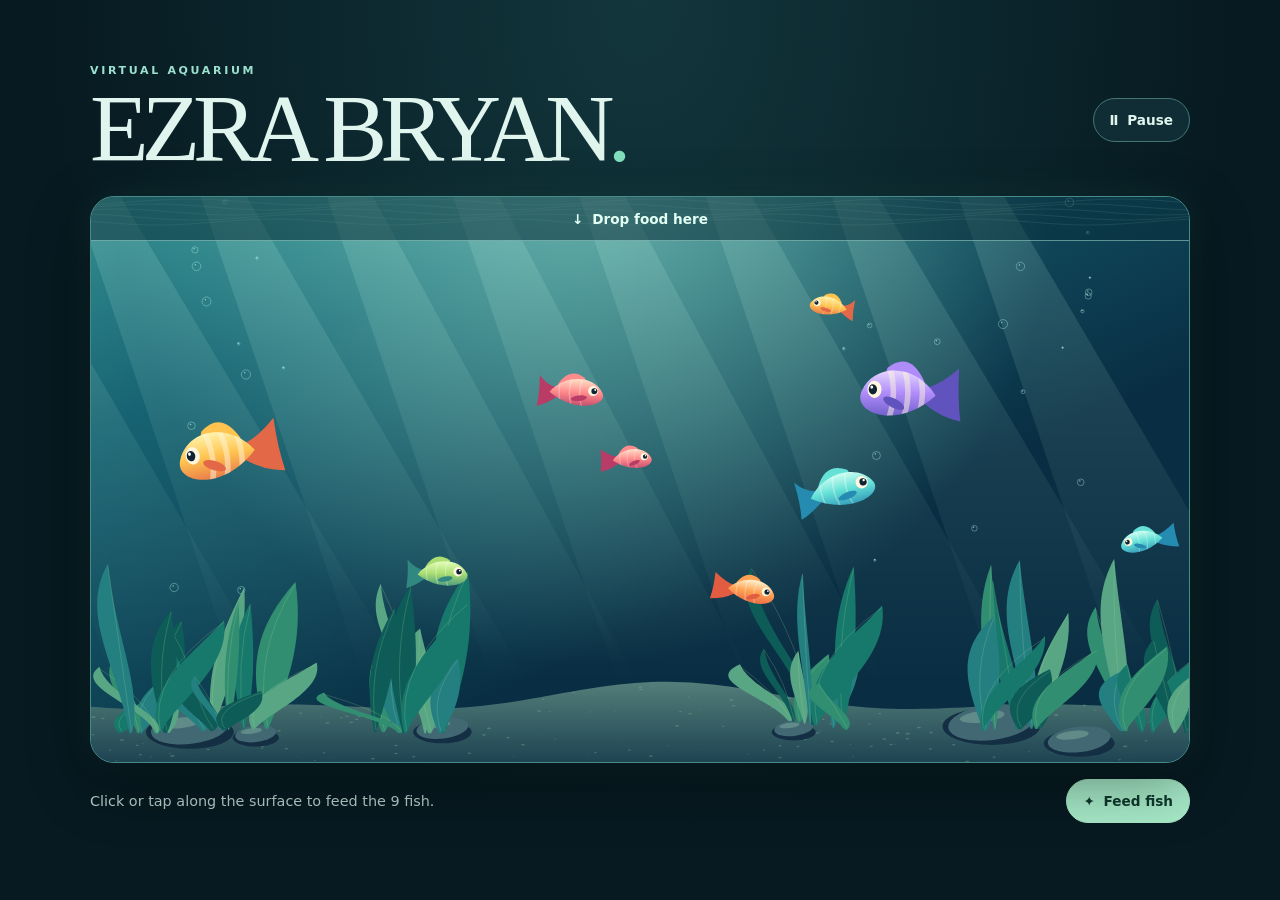
<file: index.html>
<!DOCTYPE html>
<html lang="en">

  <head>
    <meta charset="UTF-8">
    <title>Tidepool Aquarium</title>
    <meta name="viewport" content="width=device-width, initial-scale=1.0"><link rel="stylesheet" href="/style.css">
  </head>

  <body>
    <!doctype html>
<html lang="en">
<head>
  <meta charset="utf-8">
  <meta name="viewport" content="width=device-width, initial-scale=1">
  <title>Tidepool Aquarium</title>
  <link rel="stylesheet" href="style.css">
  <script src="script.js" defer></script>
</head>
<body>
  <main>
    <header>
      <div>
        <p class="kicker">VIRTUAL AQUARIUM</p>
        <h1>EZRA BRYAN<span>.</span></h1>
      </div>
      <button id="motion" type="button" aria-pressed="false"><span aria-hidden="true">Ⅱ</span> Pause</button>
    </header>
    <section class="tank" aria-label="Aquarium">
      <canvas id="water" role="img" aria-label="Colorful tropical fish swimming among sea plants">An illustrated tropical aquarium.</canvas>
      <button id="surface" type="button" aria-label="Drop food at the water surface"><span aria-hidden="true">↓</span> Drop food here</button>
    </section>
    <footer>
      <p>Click or tap along the surface to feed the 9 fish.</p>
      <button id="feed" type="button"><span aria-hidden="true">✦</span> Feed fish</button>
    </footer>
    <p id="status" class="sr-only" role="status"></p>
  </main>
</body>
</html>

    <script src="/script.js"></script>
  </body>

</html>
</file>
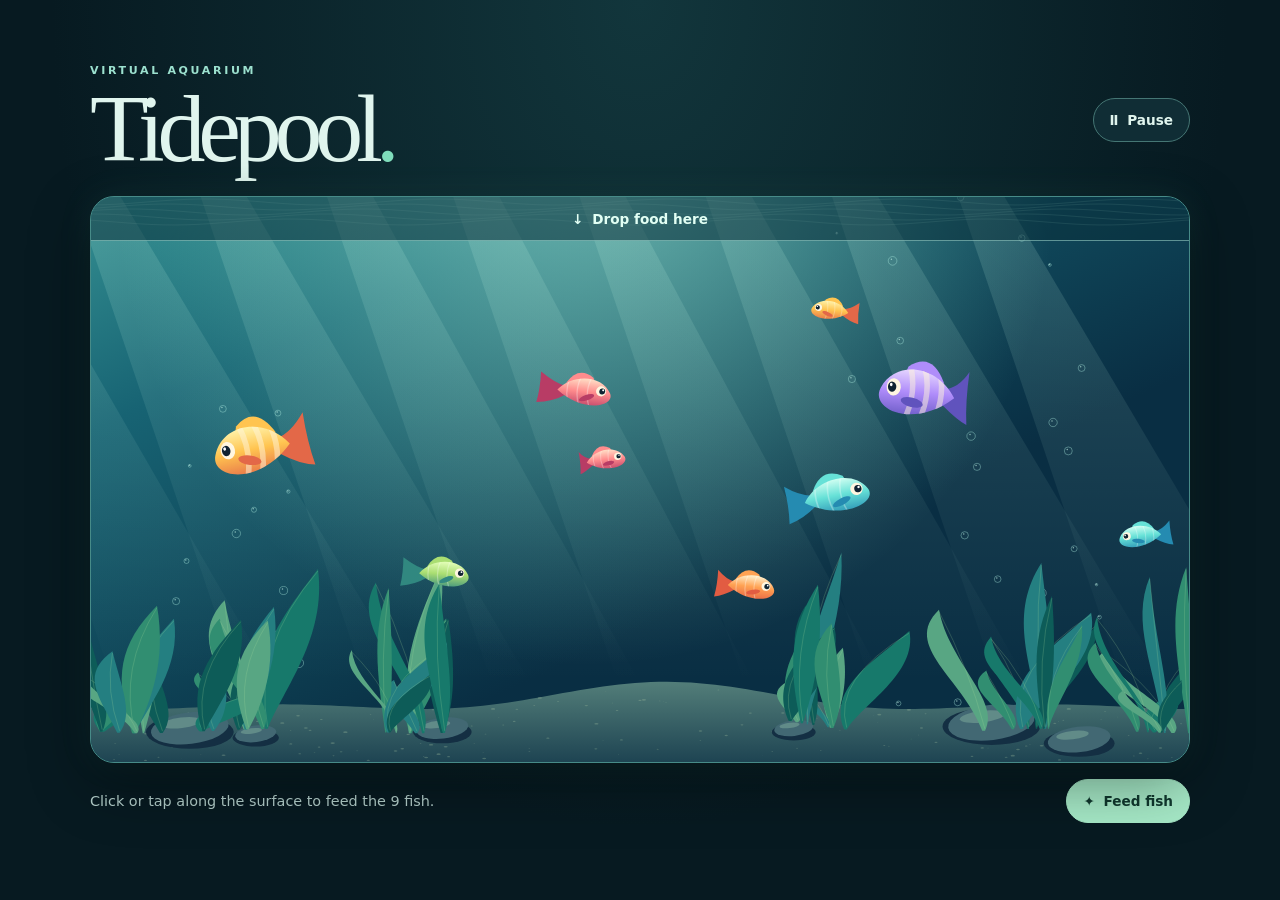
<file: index.pen.html>
<!doctype html>
<html lang="en">
<head>
  <meta charset="utf-8">
  <meta name="viewport" content="width=device-width, initial-scale=1">
  <title>Tidepool Aquarium</title>
  <link rel="stylesheet" href="style.css">
  <script src="script.js" defer></script>
</head>
<body>
  <main>
    <header>
      <div>
        <p class="kicker">VIRTUAL AQUARIUM</p>
        <h1>Tidepool<span>.</span></h1>
      </div>
      <button id="motion" type="button" aria-pressed="false"><span aria-hidden="true">Ⅱ</span> Pause</button>
    </header>
    <section class="tank" aria-label="Aquarium">
      <canvas id="water" role="img" aria-label="Colorful tropical fish swimming among sea plants">An illustrated tropical aquarium.</canvas>
      <button id="surface" type="button" aria-label="Drop food at the water surface"><span aria-hidden="true">↓</span> Drop food here</button>
    </section>
    <footer>
      <p>Click or tap along the surface to feed the 9 fish.</p>
      <button id="feed" type="button"><span aria-hidden="true">✦</span> Feed fish</button>
    </footer>
    <p id="status" class="sr-only" role="status"></p>
  </main>
</body>
</html>
</file>
<file: style.css>
* { box-sizing: border-box; }
:root {
  color-scheme: dark;
  font-family: "Aptos", system-ui, sans-serif;
  color: #e0f5ee;
  background: #071a21;
}
body {
  margin: 0;
  min-height: 100vh;
  background: radial-gradient(ellipse at 50% 0%, #12363c, transparent 65%);
}
main { width: min(1100px, 100% - 40px); margin: 0 auto; padding: clamp(26px, 5vw, 65px) 0; }
header, footer { display: flex; justify-content: space-between; align-items: center; gap: 16px; }
header { margin-bottom: 20px; }
.kicker { margin: 0 0 5px; color: #9ce1cf; font: 600 .69rem system-ui; letter-spacing: .24em; }
h1 { margin: 0; font: 400 clamp(3rem, 8vw, 6rem)/.98 Georgia, serif; letter-spacing: -.075em; }
h1 span { color: #80dfbd; }
.tank {
  position: relative;
  overflow: hidden;
  border-radius: 24px;
  border: 1px solid #478b88;
  background: #104952;
  box-shadow: 0 20px 60px #0006, 0 0 36px #65e5cf15;
}
canvas { display: block; width: 100%; height: clamp(330px, 53vw, 565px); }
footer { margin-top: 16px; }
footer p { margin: 0; color: #b5d0cc; font-size: .9rem; }
button {
  border: 1px solid #457674;
  border-radius: 999px;
  padding: 11px 16px;
  min-height: 44px;
  font: 650 .85rem system-ui;
  color: inherit;
  background: #102d35;
  cursor: pointer;
  white-space: nowrap;
}
button span { margin-right: 4px; }
button:hover { background: #1d4549; }
button:focus-visible { outline: 3px solid #ffe1a3; outline-offset: 3px; }
#surface {
  position: absolute;
  inset: 0 0 auto;
  width: 100%;
  border: 0;
  border-bottom: 1px solid #c1fff276;
  border-radius: 0;
  color: #e2fff4;
  background: #082e388a;
  cursor: crosshair;
}
#surface:hover { background: #082e38b8; }
#surface:focus-visible { outline-offset: -4px; }
#feed { background: #a6e9c7; color: #10382e; border-color: #a6e9c7; }
#feed:hover { background: #d5f9e6; }
.sr-only { position: absolute; width: 1px; height: 1px; overflow: hidden; clip-path: inset(50%); white-space: nowrap; }
@media (max-width: 450px) {
  main { width: calc(100% - 24px); }
  .tank { border-radius: 17px; }
  footer p { font-size: .8rem; }
}
</file>
